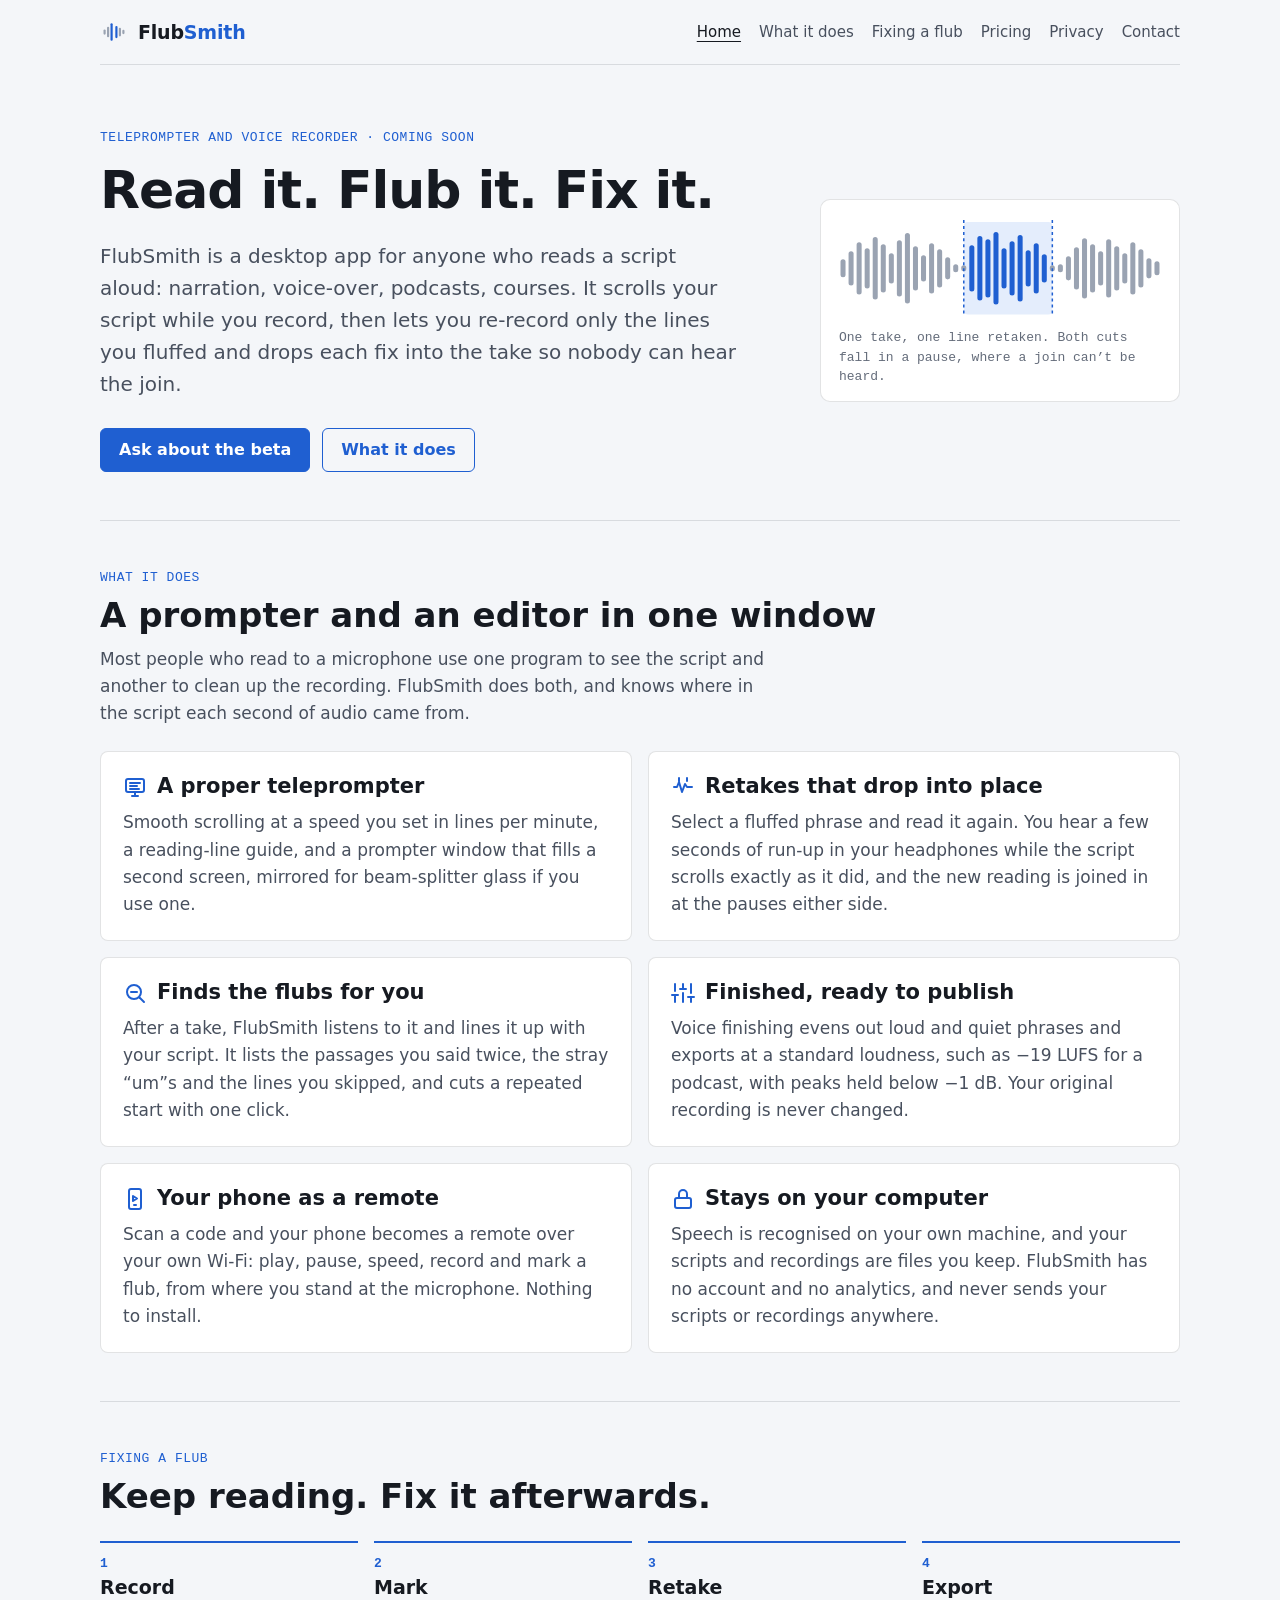
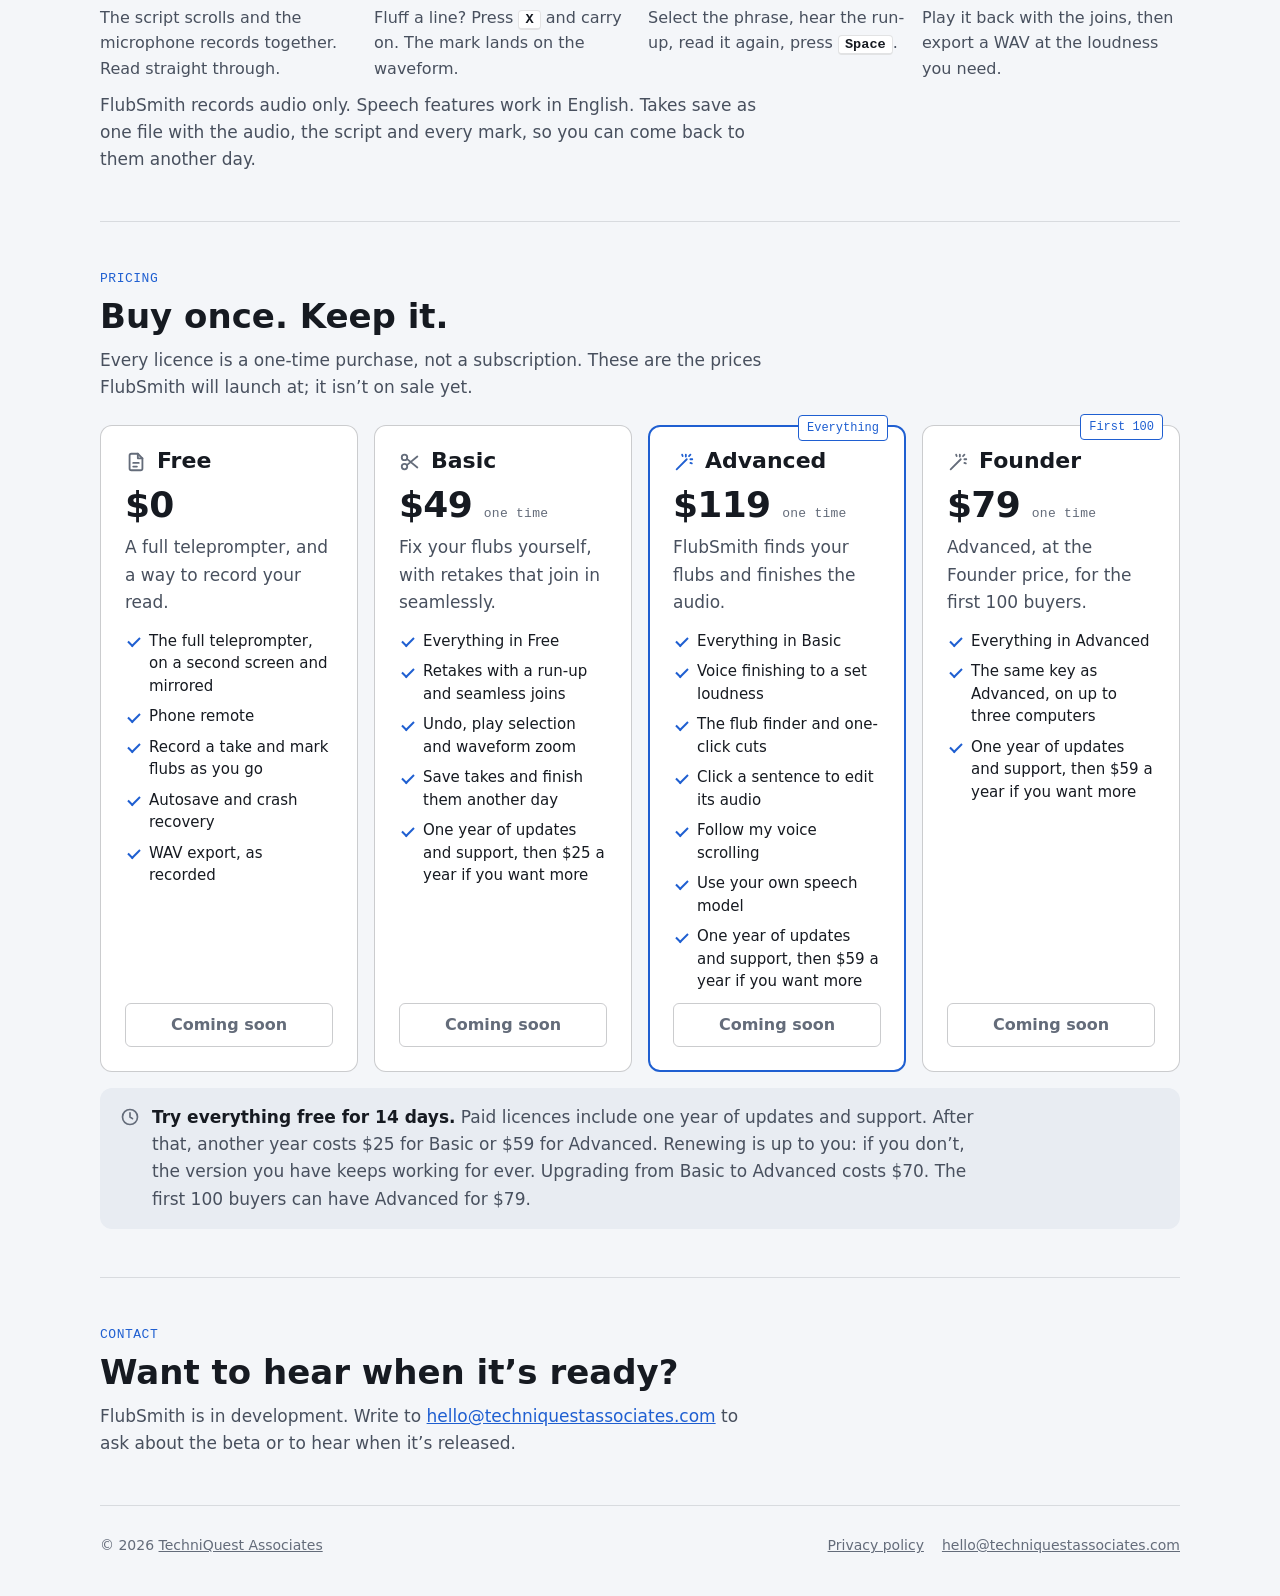
<file: index.html>
<!doctype html>
<html lang="en">
<head>
<meta charset="utf-8">
<meta name="viewport" content="width=device-width, initial-scale=1">
<title>FlubSmith: read your script, fix your flubs</title>
<meta name="description" content="FlubSmith is a desktop teleprompter and voice recorder. Read your script, re-record just the lines you fluffed, and export a clean take, without another program.">
<link rel="canonical" href="https://www.flubsmith.com/">
<link rel="icon" href="favicon.svg" type="image/svg+xml">
<link rel="stylesheet" href="site.css?v=8">
</head>
<body>
<svg width="0" height="0" style="position:absolute" aria-hidden="true">
  <defs>
    <g id="i-mark" class="mark"><g class="take"><rect x="4" y="13" width="2.5" height="6" rx="1.25"/><rect x="8" y="10" width="2.5" height="12" rx="1.25"/><rect x="21.5" y="11" width="2.5" height="10" rx="1.25"/><rect x="25.5" y="13.5" width="2.5" height="5" rx="1.25"/></g><g class="retake"><rect x="12" y="6" width="2.5" height="20" rx="1.25"/><rect x="17.5" y="9" width="2.5" height="14" rx="1.25"/></g></g>
    <g id="i-prompter" fill="none" stroke="currentColor" stroke-width="2" stroke-linecap="round" stroke-linejoin="round"><rect x="3" y="4" width="18" height="13" rx="2"/><path d="M7 8h10M7 11h7M7 14h9"/><path d="M9 21h6M12 17v4"/></g>
    <g id="i-retake" fill="none" stroke="currentColor" stroke-width="2" stroke-linecap="round" stroke-linejoin="round"><path d="M3 12h3l2-5 3 10 3-8 2 3h5"/><path d="M8 3v3M16 3v3"/></g>
    <g id="i-find" fill="none" stroke="currentColor" stroke-width="2" stroke-linecap="round" stroke-linejoin="round"><circle cx="11" cy="11" r="7"/><path d="M21 21l-4.5-4.5"/><path d="M8 11h6"/></g>
    <g id="i-level" fill="none" stroke="currentColor" stroke-width="2" stroke-linecap="round" stroke-linejoin="round"><path d="M4 21v-7M4 10V3M12 21v-9M12 8V3M20 21v-5M20 12V3"/><path d="M1 14h6M9 8h6M17 16h6"/></g>
    <g id="i-phone" fill="none" stroke="currentColor" stroke-width="2" stroke-linecap="round" stroke-linejoin="round"><rect x="6" y="2" width="12" height="20" rx="2"/><path d="M11 18h2"/><path d="M10 9l4 2.5-4 2.5z"/></g>
    <g id="i-script" fill="none" stroke="currentColor" stroke-width="2" stroke-linecap="round" stroke-linejoin="round"><path d="M14 3H7a2 2 0 0 0-2 2v14a2 2 0 0 0 2 2h10a2 2 0 0 0 2-2V8z"/><path d="M14 3v5h5"/><path d="M9 13h6M9 17h4"/></g>
    <g id="i-scissors" fill="none" stroke="currentColor" stroke-width="2" stroke-linecap="round" stroke-linejoin="round"><circle cx="6" cy="7" r="3"/><circle cx="6" cy="17" r="3"/><path d="M8.6 8.6L20 18M8.6 15.4L20 6"/></g>
    <g id="i-wand" fill="none" stroke="currentColor" stroke-width="2" stroke-linecap="round" stroke-linejoin="round"><path d="M4 20L15 9"/><path d="M14 4v2M19 9h2M17.5 5.5l1.5-1.5M10 4l.5 1.5M19 13l1.5.5"/></g>
    <g id="i-clock" fill="none" stroke="currentColor" stroke-width="2" stroke-linecap="round" stroke-linejoin="round"><circle cx="12" cy="12" r="9"/><path d="M12 7v5l3 2"/></g>
    <g id="i-lock"fill="none" stroke="currentColor" stroke-width="2" stroke-linecap="round" stroke-linejoin="round"><rect x="4" y="11" width="16" height="10" rx="2"/><path d="M8 11V7a4 4 0 0 1 8 0v4"/></g>
  </defs>
</svg>

<header class="wrap top">
  <a class="brand" href="./"><svg width="28" height="28" viewBox="0 0 32 32" aria-hidden="true"><use href="#i-mark"/></svg><span>Flub<span class="smith">Smith</span></span></a>
  <nav aria-label="Site">
    <a href="./" aria-current="page">Home</a>
    <a href="#what">What it does</a>
    <a href="#fix">Fixing a flub</a>
    <a href="#pricing">Pricing</a>
    <a href="privacy.html">Privacy</a>
    <a href="mailto:hello@techniquestassociates.com?subject=FlubSmith">Contact</a>
  </nav>
</header>

<main class="wrap">
  <section class="hero" aria-labelledby="hero-title">
    <div class="hero-text">
      <span class="eyebrow">Teleprompter and voice recorder · Coming soon</span>
      <h1 id="hero-title">Read it. Flub it. Fix it.</h1>
      <p class="lede">FlubSmith is a desktop app for anyone who reads a script aloud: narration, voice-over, podcasts, courses. It scrolls your script while you record, then lets you re-record only the lines you fluffed and drops each fix into the take so nobody can hear the join.</p>
      <div class="cta">
        <a class="btn" href="mailto:hello@techniquestassociates.com?subject=FlubSmith%20beta">Ask about the beta</a>
        <a class="btn quiet" href="#what">What it does</a>
      </div>
    </div>
    <figure class="take-figure">
      <svg width="320" height="100" viewBox="0 0 320 100" role="img" aria-label="A recorded take drawn as level bars, with one stretch in the middle re-recorded and joined in at the pauses either side.">
        <rect class="band" x="124" y="4" width="88" height="92" rx="4"/>
        <g class="bar"><rect x="1.5" y="41" width="5" height="18" rx="2.5"/><rect x="9.5" y="33" width="5" height="34" rx="2.5"/><rect x="17.5" y="24" width="5" height="52" rx="2.5"/><rect x="25.5" y="30" width="5" height="40" rx="2.5"/><rect x="33.5" y="19" width="5" height="62" rx="2.5"/><rect x="41.5" y="26" width="5" height="48" rx="2.5"/><rect x="49.5" y="35" width="5" height="30" rx="2.5"/><rect x="57.5" y="22" width="5" height="56" rx="2.5"/><rect x="65.5" y="15" width="5" height="70" rx="2.5"/><rect x="73.5" y="28" width="5" height="44" rx="2.5"/><rect x="81.5" y="37" width="5" height="26" rx="2.5"/><rect x="89.5" y="25" width="5" height="50" rx="2.5"/><rect x="97.5" y="31" width="5" height="38" rx="2.5"/><rect x="105.5" y="39" width="5" height="22" rx="2.5"/><rect x="113.5" y="46" width="5" height="8" rx="2.5"/><rect x="121.5" y="47" width="5" height="6" rx="2.5"/><rect x="209.5" y="47" width="5" height="6" rx="2.5"/><rect x="217.5" y="46" width="5" height="8" rx="2.5"/><rect x="225.5" y="38" width="5" height="24" rx="2.5"/><rect x="233.5" y="29" width="5" height="42" rx="2.5"/><rect x="241.5" y="20" width="5" height="60" rx="2.5"/><rect x="249.5" y="26" width="5" height="48" rx="2.5"/><rect x="257.5" y="33" width="5" height="34" rx="2.5"/><rect x="265.5" y="21" width="5" height="58" rx="2.5"/><rect x="273.5" y="28" width="5" height="44" rx="2.5"/><rect x="281.5" y="35" width="5" height="30" rx="2.5"/><rect x="289.5" y="24" width="5" height="52" rx="2.5"/><rect x="297.5" y="31" width="5" height="38" rx="2.5"/><rect x="305.5" y="40" width="5" height="20" rx="2.5"/><rect x="313.5" y="43" width="5" height="14" rx="2.5"/></g>
        <g class="fix"><rect x="129.5" y="27" width="5" height="46" rx="2.5"/><rect x="137.5" y="18" width="5" height="64" rx="2.5"/><rect x="145.5" y="21" width="5" height="58" rx="2.5"/><rect x="153.5" y="14" width="5" height="72" rx="2.5"/><rect x="161.5" y="30" width="5" height="40" rx="2.5"/><rect x="169.5" y="23" width="5" height="54" rx="2.5"/><rect x="177.5" y="17" width="5" height="66" rx="2.5"/><rect x="185.5" y="32" width="5" height="36" rx="2.5"/><rect x="193.5" y="25" width="5" height="50" rx="2.5"/><rect x="201.5" y="36" width="5" height="28" rx="2.5"/></g>
        <line class="cut" x1="124" y1="2" x2="124" y2="98"/>
        <line class="cut" x1="212" y1="2" x2="212" y2="98"/>
      </svg>
      <figcaption>One take, one line retaken. Both cuts fall in a pause, where a join can’t be heard.</figcaption>
    </figure>
  </section>

  <section class="section" id="what" aria-labelledby="what-title">
    <span class="eyebrow">What it does</span>
    <h2 id="what-title">A prompter and an editor in one window</h2>
    <p class="intro">Most people who read to a microphone use one program to see the script and another to clean up the recording. FlubSmith does both, and knows where in the script each second of audio came from.</p>
    <div class="cards">
      <article class="card">
        <h3><svg width="24" height="24" viewBox="0 0 24 24" aria-hidden="true"><use href="#i-prompter"/></svg>A proper teleprompter</h3>
        <p>Smooth scrolling at a speed you set in lines per minute, a reading-line guide, and a prompter window that fills a second screen, mirrored for beam-splitter glass if you use one.</p>
      </article>
      <article class="card">
        <h3><svg width="24" height="24" viewBox="0 0 24 24" aria-hidden="true"><use href="#i-retake"/></svg>Retakes that drop into place</h3>
        <p>Select a fluffed phrase and read it again. You hear a few seconds of run-up in your headphones while the script scrolls exactly as it did, and the new reading is joined in at the pauses either side.</p>
      </article>
      <article class="card">
        <h3><svg width="24" height="24" viewBox="0 0 24 24" aria-hidden="true"><use href="#i-find"/></svg>Finds the flubs for you</h3>
        <p>After a take, FlubSmith listens to it and lines it up with your script. It lists the passages you said twice, the stray “um”s and the lines you skipped, and cuts a repeated start with one click.</p>
      </article>
      <article class="card">
        <h3><svg width="24" height="24" viewBox="0 0 24 24" aria-hidden="true"><use href="#i-level"/></svg>Finished, ready to publish</h3>
        <p>Voice finishing evens out loud and quiet phrases and exports at a standard loudness, such as −19 LUFS for a podcast, with peaks held below −1 dB. Your original recording is never changed.</p>
      </article>
      <article class="card">
        <h3><svg width="24" height="24" viewBox="0 0 24 24" aria-hidden="true"><use href="#i-phone"/></svg>Your phone as a remote</h3>
        <p>Scan a code and your phone becomes a remote over your own Wi-Fi: play, pause, speed, record and mark a flub, from where you stand at the microphone. Nothing to install.</p>
      </article>
      <article class="card">
        <h3><svg width="24" height="24" viewBox="0 0 24 24" aria-hidden="true"><use href="#i-lock"/></svg>Stays on your computer</h3>
        <p>Speech is recognised on your own machine, and your scripts and recordings are files you keep. FlubSmith has no account and no analytics, and never sends your scripts or recordings anywhere.</p>
      </article>
    </div>
  </section>

  <section class="section" id="fix" aria-labelledby="fix-title">
    <span class="eyebrow">Fixing a flub</span>
    <h2 id="fix-title">Keep reading. Fix it afterwards.</h2>
    <ol class="steps">
      <li><h3>Record</h3><p>The script scrolls and the microphone records together. Read straight through.</p></li>
      <li><h3>Mark</h3><p>Fluff a line? Press <kbd>X</kbd> and carry on. The mark lands on the waveform.</p></li>
      <li><h3>Retake</h3><p>Select the phrase, hear the run-up, read it again, press <kbd>Space</kbd>.</p></li>
      <li><h3>Export</h3><p>Play it back with the joins, then export a WAV at the loudness you need.</p></li>
    </ol>
    <p class="intro">FlubSmith records audio only. Speech features work in English. Takes save as one file with the audio, the script and every mark, so you can come back to them another day.</p>
  </section>

  <section class="section" id="pricing" aria-labelledby="pricing-title">
    <span class="eyebrow">Pricing</span>
    <h2 id="pricing-title">Buy once. Keep it.</h2>
    <p class="intro">Every licence is a one-time purchase, not a subscription. These are the prices FlubSmith will launch at; it isn’t on sale yet.</p>
    <div class="plans">
      <article class="plan">
        <h3><svg width="24" height="24" viewBox="0 0 24 24" aria-hidden="true"><use href="#i-script"/></svg>Free</h3>
        <p class="price">$0</p>
        <p class="pitch">A full teleprompter, and a way to record your read.</p>
        <ul>
          <li>The full teleprompter, on a second screen and mirrored</li>
          <li>Phone remote</li>
          <li>Record a take and mark flubs as you go</li>
          <li>Autosave and crash recovery</li>
          <li>WAV export, as recorded</li>
        </ul>
        <a class="btn quiet" data-buy="free" aria-disabled="true">Coming soon</a>
      </article>
      <article class="plan">
        <h3><svg width="24" height="24" viewBox="0 0 24 24" aria-hidden="true"><use href="#i-scissors"/></svg>Basic</h3>
        <p class="price">$49 <span>one time</span></p>
        <p class="pitch">Fix your flubs yourself, with retakes that join in seamlessly.</p>
        <ul>
          <li>Everything in Free</li>
          <li>Retakes with a run-up and seamless joins</li>
          <li>Undo, play selection and waveform zoom</li>
          <li>Save takes and finish them another day</li>
          <li>One year of updates and support, then $25 a year if you want more</li>
        </ul>
        <a class="btn quiet" data-buy="basic" aria-disabled="true">Coming soon</a>
      </article>
      <article class="plan feat">
        <span class="tag">Everything</span>
        <h3><svg width="24" height="24" viewBox="0 0 24 24" aria-hidden="true"><use href="#i-wand"/></svg>Advanced</h3>
        <p class="price">$119 <span>one time</span></p>
        <p class="pitch">FlubSmith finds your flubs and finishes the audio.</p>
        <ul>
          <li>Everything in Basic</li>
          <li>Voice finishing to a set loudness</li>
          <li>The flub finder and one-click cuts</li>
          <li>Click a sentence to edit its audio</li>
          <li>Follow my voice scrolling</li>
          <li>Use your own speech model</li>
          <li>One year of updates and support, then $59 a year if you want more</li>
        </ul>
        <a class="btn" data-buy="advanced" aria-disabled="true">Coming soon</a>
      </article>
      <article class="plan" id="founder">
        <span class="tag">First 100</span>
        <h3><svg width="24" height="24" viewBox="0 0 24 24" aria-hidden="true"><use href="#i-wand"/></svg>Founder</h3>
        <p class="price">$79 <span>one time</span></p>
        <p class="pitch">Advanced, at the Founder price, for the first 100 buyers.</p>
        <ul>
          <li>Everything in Advanced</li>
          <li>The same key as Advanced, on up to three computers</li>
          <li>One year of updates and support, then $59 a year if you want more</li>
        </ul>
        <p class="left" id="founder-left" role="status" aria-live="polite" hidden></p>
        <a class="btn quiet" data-buy="founder" aria-disabled="true">Coming soon</a>
      </article>
    </div>
    <div class="trial">
      <svg width="24" height="24" viewBox="0 0 24 24" aria-hidden="true"><use href="#i-clock"/></svg>
      <p><strong>Try everything free for 14 days.</strong> Paid licences include one year of updates and support. After that, another year costs $25 for Basic or $59 for Advanced. Renewing is up to you: if you don’t, the version you have keeps working for ever. Upgrading from Basic to Advanced costs $70. The first 100 buyers can have Advanced for $79.</p>
    </div>
  </section>

  <section class="section" id="contact" aria-labelledby="contact-title">
    <span class="eyebrow">Contact</span>
    <h2 id="contact-title">Want to hear when it’s ready?</h2>
    <p class="intro">FlubSmith is in development. Write to <a href="mailto:hello@techniquestassociates.com?subject=FlubSmith">hello@techniquestassociates.com</a> to ask about the beta or to hear when it’s released.</p>
  </section>
</main>

<footer class="wrap site-foot">
  <span>&copy; 2026 <a href="https://techniquestassociates.com/">TechniQuest Associates</a></span>
  <nav aria-label="Footer"><a href="privacy.html">Privacy policy</a><a href="mailto:hello@techniquestassociates.com">hello@techniquestassociates.com</a></nav>
</footer>

<script>
/* STORE SETTINGS: the one place to open the store and set its links.
   open   false = not on sale: each card's button reads "Coming soon" and does
          nothing. true = on sale: each button whose link below is set goes to it.
   links  free: where to download FlubSmith. basic, advanced, founder: the Stripe
          Payment Links (https://buy.stripe.com/…), made as the techniquest-keys
          user manual, section 5, says, each redirecting after payment to
          https://www.flubsmith.com/thanks.html?session_id={CHECKOUT_SESSION_ID}
   Prices are written in the cards above. Renewals and upgrades are bought from
   the app (techniquest-keys ADR 041). */
const STORE = {
  open: false,
  links: { free: '', basic: '', advanced: '', founder: '' },
};
const BUY_LABELS = { free: 'Download free', basic: 'Buy Basic', advanced: 'Buy Advanced', founder: 'Buy Founder' };

(() => {
  for (const button of document.querySelectorAll('[data-buy]')) {
    const link = STORE.links[button.dataset.buy] || '';
    if (!STORE.open || !link.startsWith('https://')) continue;
    button.href = link;
    button.textContent = BUY_LABELS[button.dataset.buy];
    button.removeAttribute('aria-disabled');
  }
})();

// How many Founder licences are left, from the license key service
// (techniquest-keys, ADR 040). If it can't be reached, the card shows without a count.
(() => {
  const left = document.getElementById('founder-left');
  const button = document.querySelector('[data-buy="founder"]');
  fetch('https://keys.techniquestassociates.com/v1/offers?product=flubsmith', { cache: 'no-store' })
    .then((r) => (r.ok ? r.json() : null))
    .then((body) => {
      const f = body && body.founder;
      if (!f || !Number.isInteger(f.left) || !Number.isInteger(f.limit)) return;
      if (f.left <= 0) {
        left.textContent = 'Sold out';
        button.textContent = 'Sold out';
        button.removeAttribute('href');
        button.setAttribute('aria-disabled', 'true');
        button.setAttribute('role', 'link');
      } else {
        left.textContent = `${f.left} of ${f.limit} left`;
      }
      left.hidden = false;
    })
    .catch(() => {});
})();
</script>
</body>
</html>
</file>
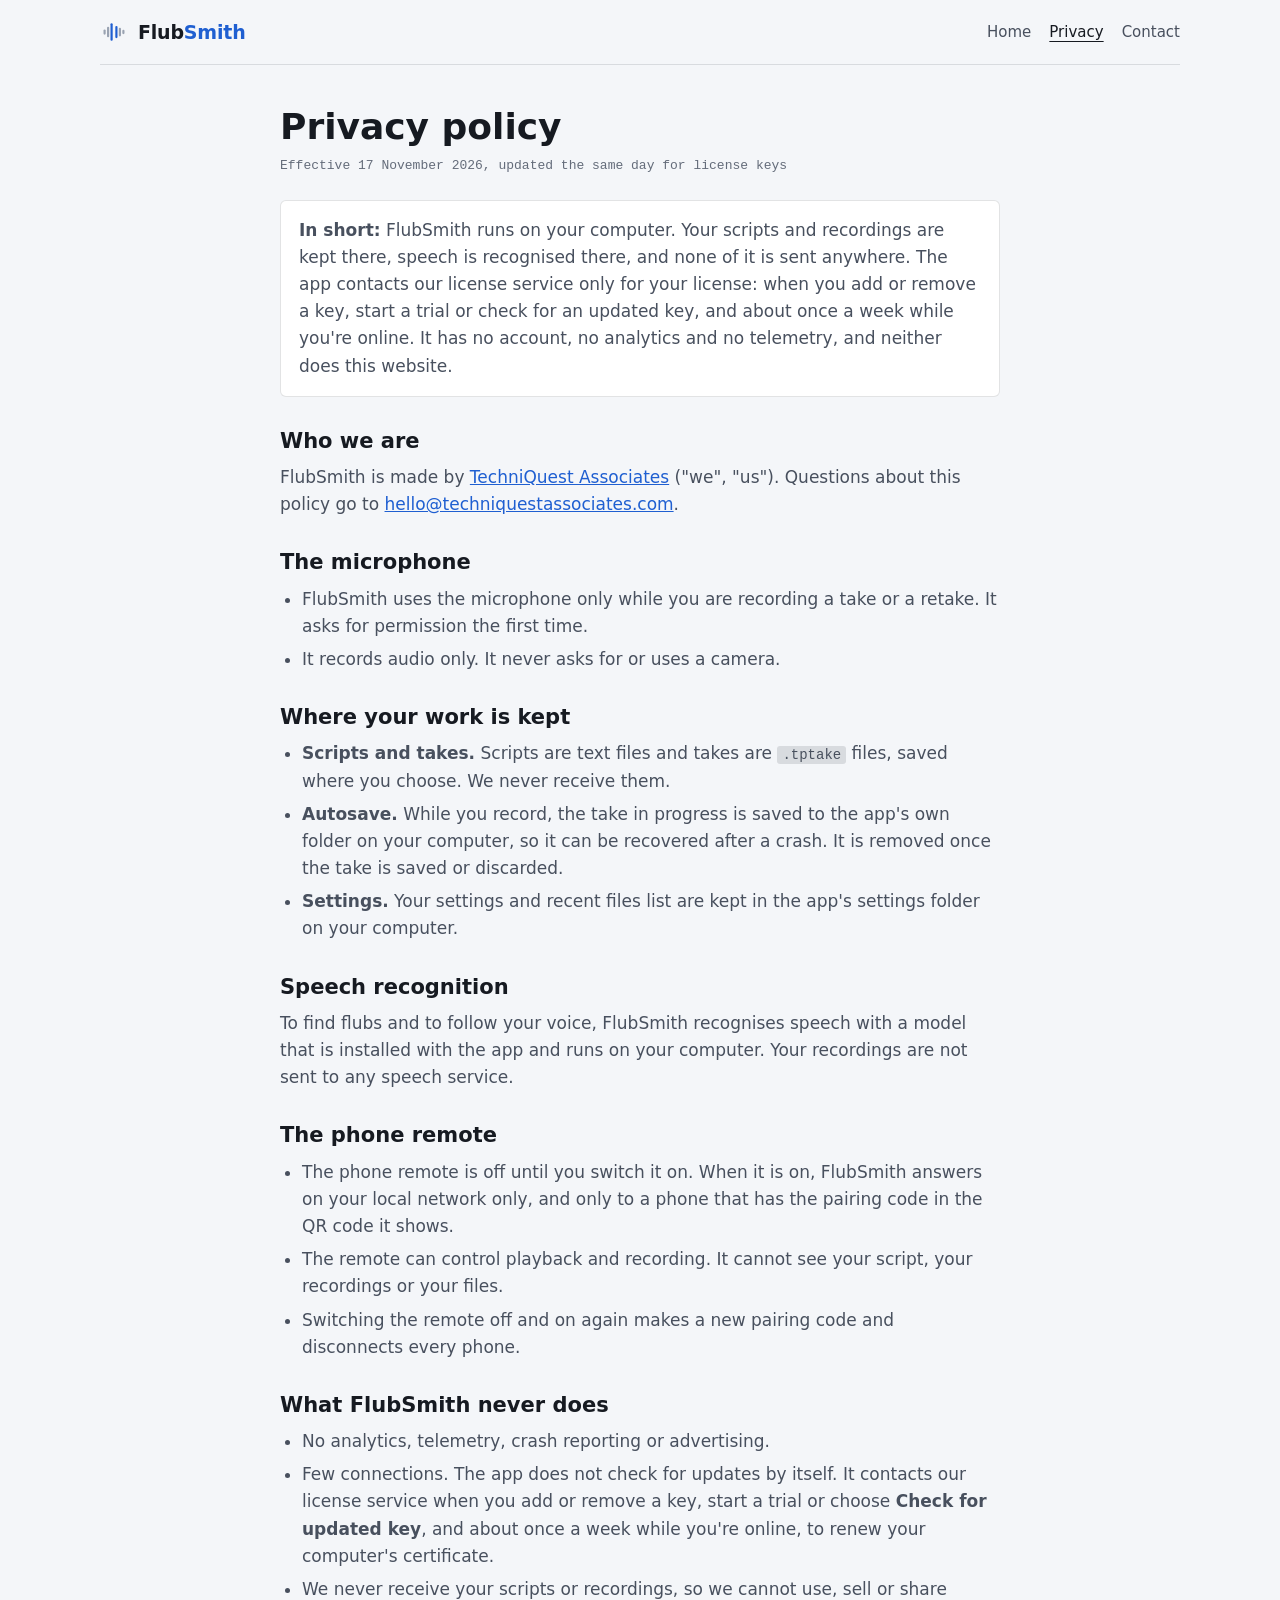
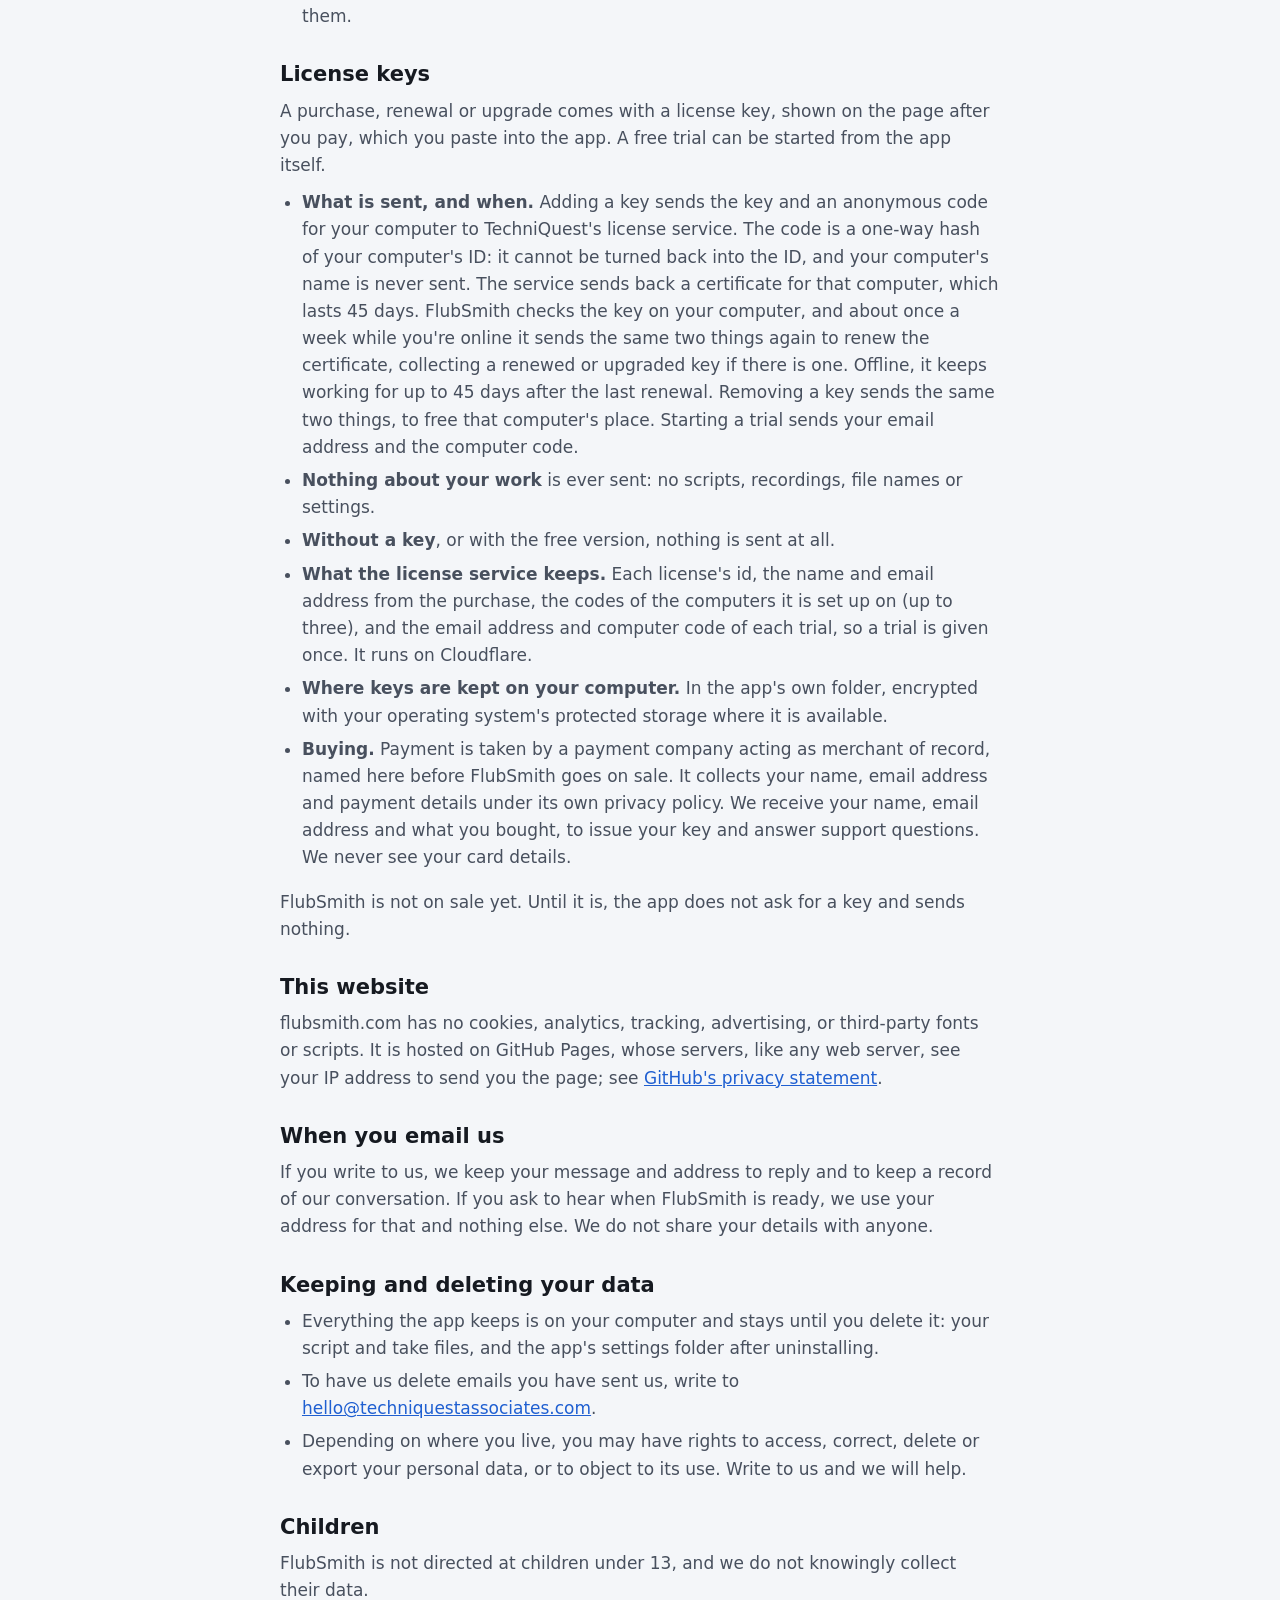
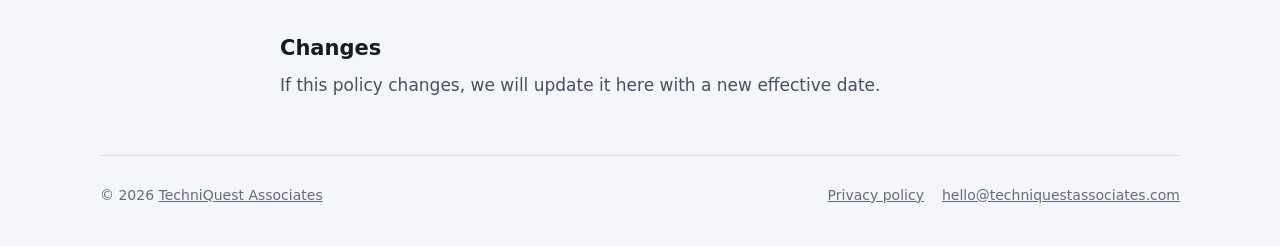
<file: privacy.html>
<!doctype html>
<html lang="en">
<head>
<meta charset="utf-8">
<meta name="viewport" content="width=device-width, initial-scale=1">
<title>Privacy policy · FlubSmith</title>
<meta name="description" content="FlubSmith keeps your scripts and recordings on your computer and recognises speech there. It contacts our license service only to add or check a license key, about once a week while online.">
<link rel="canonical" href="https://www.flubsmith.com/privacy.html">
<link rel="icon" href="favicon.svg" type="image/svg+xml">
<link rel="stylesheet" href="site.css?v=8">
</head>
<body>
<svg width="0" height="0" style="position:absolute" aria-hidden="true">
  <defs>
    <g id="i-mark" class="mark"><g class="take"><rect x="4" y="13" width="2.5" height="6" rx="1.25"/><rect x="8" y="10" width="2.5" height="12" rx="1.25"/><rect x="21.5" y="11" width="2.5" height="10" rx="1.25"/><rect x="25.5" y="13.5" width="2.5" height="5" rx="1.25"/></g><g class="retake"><rect x="12" y="6" width="2.5" height="20" rx="1.25"/><rect x="17.5" y="9" width="2.5" height="14" rx="1.25"/></g></g>
  </defs>
</svg>

<header class="wrap top">
  <a class="brand" href="./"><svg width="28" height="28" viewBox="0 0 32 32" aria-hidden="true"><use href="#i-mark"/></svg><span>Flub<span class="smith">Smith</span></span></a>
  <nav aria-label="Site">
    <a href="./">Home</a>
    <a href="privacy.html" aria-current="page">Privacy</a>
    <a href="mailto:hello@techniquestassociates.com?subject=FlubSmith">Contact</a>
  </nav>
</header>

<main class="wrap doc">
  <h1>Privacy policy</h1>
  <p class="updated">Effective 17 November 2026, updated the same day for license keys</p>

  <div class="summary">
    <p><strong>In short:</strong> FlubSmith runs on your computer. Your scripts and recordings are kept there, speech is recognised there, and none of it is sent anywhere. The app contacts our license service only for your license: when you add or remove a key, start a trial or check for an updated key, and about once a week while you're online. It has no account, no analytics and no telemetry, and neither does this website.</p>
  </div>

  <h2>Who we are</h2>
  <p>FlubSmith is made by <a href="https://techniquestassociates.com/">TechniQuest Associates</a> ("we", "us"). Questions about this policy go to <a href="mailto:hello@techniquestassociates.com?subject=FlubSmith%20privacy">hello@techniquestassociates.com</a>.</p>

  <h2>The microphone</h2>
  <ul>
    <li>FlubSmith uses the microphone only while you are recording a take or a retake. It asks for permission the first time.</li>
    <li>It records audio only. It never asks for or uses a camera.</li>
  </ul>

  <h2>Where your work is kept</h2>
  <ul>
    <li><strong>Scripts and takes.</strong> Scripts are text files and takes are <code>.tptake</code> files, saved where you choose. We never receive them.</li>
    <li><strong>Autosave.</strong> While you record, the take in progress is saved to the app's own folder on your computer, so it can be recovered after a crash. It is removed once the take is saved or discarded.</li>
    <li><strong>Settings.</strong> Your settings and recent files list are kept in the app's settings folder on your computer.</li>
  </ul>

  <h2>Speech recognition</h2>
  <p>To find flubs and to follow your voice, FlubSmith recognises speech with a model that is installed with the app and runs on your computer. Your recordings are not sent to any speech service.</p>

  <h2>The phone remote</h2>
  <ul>
    <li>The phone remote is off until you switch it on. When it is on, FlubSmith answers on your local network only, and only to a phone that has the pairing code in the QR code it shows.</li>
    <li>The remote can control playback and recording. It cannot see your script, your recordings or your files.</li>
    <li>Switching the remote off and on again makes a new pairing code and disconnects every phone.</li>
  </ul>

  <h2>What FlubSmith never does</h2>
  <ul>
    <li>No analytics, telemetry, crash reporting or advertising.</li>
    <li>Few connections. The app does not check for updates by itself. It contacts our license service when you add or remove a key, start a trial or choose <strong>Check for updated key</strong>, and about once a week while you're online, to renew your computer's certificate.</li>
    <li>We never receive your scripts or recordings, so we cannot use, sell or share them.</li>
  </ul>

  <h2>License keys</h2>
  <p>A purchase, renewal or upgrade comes with a license key, shown on the page after you pay, which you paste into the app. A free trial can be started from the app itself.</p>
  <ul>
    <li><strong>What is sent, and when.</strong> Adding a key sends the key and an anonymous code for your computer to TechniQuest's license service. The code is a one-way hash of your computer's ID: it cannot be turned back into the ID, and your computer's name is never sent. The service sends back a certificate for that computer, which lasts 45 days. FlubSmith checks the key on your computer, and about once a week while you're online it sends the same two things again to renew the certificate, collecting a renewed or upgraded key if there is one. Offline, it keeps working for up to 45 days after the last renewal. Removing a key sends the same two things, to free that computer's place. Starting a trial sends your email address and the computer code.</li>
    <li><strong>Nothing about your work</strong> is ever sent: no scripts, recordings, file names or settings.</li>
    <li><strong>Without a key</strong>, or with the free version, nothing is sent at all.</li>
    <li><strong>What the license service keeps.</strong> Each license's id, the name and email address from the purchase, the codes of the computers it is set up on (up to three), and the email address and computer code of each trial, so a trial is given once. It runs on Cloudflare.</li>
    <li><strong>Where keys are kept on your computer.</strong> In the app's own folder, encrypted with your operating system's protected storage where it is available.</li>
    <li><strong>Buying.</strong> Payment is taken by a payment company acting as merchant of record, named here before FlubSmith goes on sale. It collects your name, email address and payment details under its own privacy policy. We receive your name, email address and what you bought, to issue your key and answer support questions. We never see your card details.</li>
  </ul>
  <p>FlubSmith is not on sale yet. Until it is, the app does not ask for a key and sends nothing.</p>

  <h2>This website</h2>
  <p>flubsmith.com has no cookies, analytics, tracking, advertising, or third-party fonts or scripts. It is hosted on GitHub Pages, whose servers, like any web server, see your IP address to send you the page; see <a href="https://docs.github.com/en/site-policy/privacy-policies/github-general-privacy-statement">GitHub's privacy statement</a>.</p>

  <h2>When you email us</h2>
  <p>If you write to us, we keep your message and address to reply and to keep a record of our conversation. If you ask to hear when FlubSmith is ready, we use your address for that and nothing else. We do not share your details with anyone.</p>

  <h2>Keeping and deleting your data</h2>
  <ul>
    <li>Everything the app keeps is on your computer and stays until you delete it: your script and take files, and the app's settings folder after uninstalling.</li>
    <li>To have us delete emails you have sent us, write to <a href="mailto:hello@techniquestassociates.com">hello@techniquestassociates.com</a>.</li>
    <li>Depending on where you live, you may have rights to access, correct, delete or export your personal data, or to object to its use. Write to us and we will help.</li>
  </ul>

  <h2>Children</h2>
  <p>FlubSmith is not directed at children under 13, and we do not knowingly collect their data.</p>

  <h2>Changes</h2>
  <p>If this policy changes, we will update it here with a new effective date.</p>
</main>

<footer class="wrap site-foot">
  <span>&copy; 2026 <a href="https://techniquestassociates.com/">TechniQuest Associates</a></span>
  <nav aria-label="Footer"><a href="privacy.html">Privacy policy</a><a href="mailto:hello@techniquestassociates.com">hello@techniquestassociates.com</a></nav>
</footer>
</body>
</html>
</file>
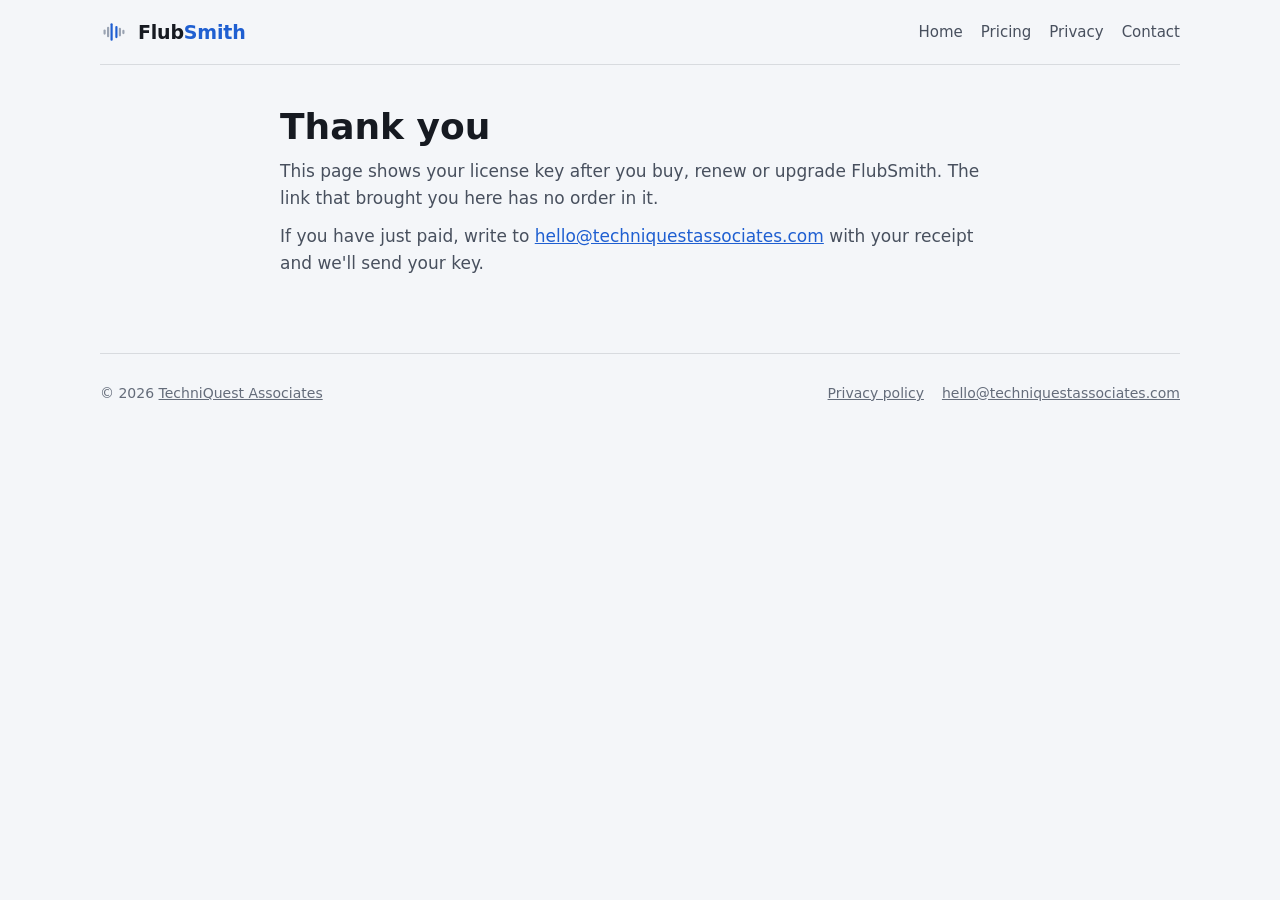
<file: thanks.html>
<!doctype html>
<html lang="en">
<head>
<meta charset="utf-8">
<meta name="viewport" content="width=device-width, initial-scale=1">
<title>Your license key · FlubSmith</title>
<meta name="description" content="Your FlubSmith license key, after you buy, renew or upgrade.">
<meta name="robots" content="noindex">
<meta name="referrer" content="no-referrer">
<link rel="icon" href="favicon.svg" type="image/svg+xml">
<link rel="stylesheet" href="site.css?v=8">
</head>
<!-- data-key-service: the license key service's address (techniquest-keys). It
     must match where the service is deployed, and the service's ALLOWED_ORIGINS
     must include https://www.flubsmith.com. -->
<body data-key-service="https://keys.techniquestassociates.com">
<svg width="0" height="0" style="position:absolute" aria-hidden="true">
  <defs>
    <g id="i-mark" class="mark"><g class="take"><rect x="4" y="13" width="2.5" height="6" rx="1.25"/><rect x="8" y="10" width="2.5" height="12" rx="1.25"/><rect x="21.5" y="11" width="2.5" height="10" rx="1.25"/><rect x="25.5" y="13.5" width="2.5" height="5" rx="1.25"/></g><g class="retake"><rect x="12" y="6" width="2.5" height="20" rx="1.25"/><rect x="17.5" y="9" width="2.5" height="14" rx="1.25"/></g></g>
  </defs>
</svg>

<header class="wrap top">
  <a class="brand" href="./"><svg width="28" height="28" viewBox="0 0 32 32" aria-hidden="true"><use href="#i-mark"/></svg><span>Flub<span class="smith">Smith</span></span></a>
  <nav aria-label="Site">
    <a href="./">Home</a>
    <a href="./#pricing">Pricing</a>
    <a href="privacy.html">Privacy</a>
    <a href="mailto:hello@techniquestassociates.com?subject=FlubSmith%20license">Contact</a>
  </nav>
</header>

<main class="wrap doc thanks">
  <h1>Thank you</h1>

  <p class="key-status" id="status" role="status" aria-live="polite">Getting your license key…</p>

  <section id="missing" hidden>
    <p>This page shows your license key after you buy, renew or upgrade FlubSmith. The link that brought you here has no order in it.</p>
    <p>If you have just paid, write to <a href="mailto:hello@techniquestassociates.com?subject=FlubSmith%20license">hello@techniquestassociates.com</a> with your receipt and we'll send your key.</p>
  </section>

  <section id="licenses" hidden aria-label="Your license keys"></section>

  <section id="help" hidden>
    <h2>Adding the key to FlubSmith</h2>
    <ol class="key-steps">
      <li>Open FlubSmith.</li>
      <li>In the settings panel on the right, find <strong>License</strong>.</li>
      <li>Paste the key into <strong>Add a license key</strong> and choose <strong>Add key</strong>.</li>
    </ol>
    <p>A key works on up to three of your computers. To move it to another, choose <strong>Remove</strong> beside it on the old one first.</p>
    <div class="summary">
      <p><strong>Save this key now,</strong> for example in a password manager. If you lose it, write to <a href="mailto:hello@techniquestassociates.com?subject=FlubSmith%20license">hello@techniquestassociates.com</a> with your license ID or your receipt and we'll send it again.</p>
    </div>
  </section>

  <section id="renewal-help" hidden>
    <h2>Getting your updated key</h2>
    <p>For your security, a renewed or upgraded key is not shown here. Your copy of FlubSmith collects it, using the key it already has:</p>
    <ol class="key-steps">
      <li>Open FlubSmith on a computer where your license is already set up.</li>
      <li>In the settings panel on the right, find <strong>License</strong>.</li>
      <li>Choose <strong>Check for updated key</strong>.</li>
    </ol>
    <p>Do this on each of your computers. It doesn't use up another computer. If your license isn't set up anywhere just now, write to <a href="mailto:hello@techniquestassociates.com?subject=FlubSmith%20renewal">hello@techniquestassociates.com</a> with your license ID and receipt.</p>
  </section>
</main>

<footer class="wrap site-foot">
  <span>&copy; 2026 <a href="https://techniquestassociates.com/">TechniQuest Associates</a></span>
  <nav aria-label="Footer"><a href="privacy.html">Privacy policy</a><a href="mailto:hello@techniquestassociates.com">hello@techniquestassociates.com</a></nav>
</footer>

<script>
(() => {
  const params = new URLSearchParams(location.search);
  const local = ['localhost', '127.0.0.1'].includes(location.hostname);
  // Only a copy served from this computer may point at another service, for testing.
  const service = (local && params.get('service')) || document.body.dataset.keyService;
  const session = params.get('session_id') || '';
  const status = document.getElementById('status');
  const list = document.getElementById('licenses');

  const TIERS = { basic: 'Basic', advanced: 'Advanced' };
  // Stripe's notification can take a few seconds to reach the key service.
  const WAIT_MS = 2000;
  const GIVE_UP_AFTER = 30;

  function say(text) {
    status.textContent = text;
    status.hidden = !text;
  }

  function copyButton(textarea) {
    const button = document.createElement('button');
    button.type = 'button';
    button.className = 'btn';
    button.textContent = 'Copy key';
    button.addEventListener('click', async () => {
      try {
        await navigator.clipboard.writeText(textarea.value);
        button.textContent = 'Copied';
      } catch {
        textarea.focus();
        textarea.select();
        button.textContent = 'Press Ctrl+C to copy';
      }
      setTimeout(() => { button.textContent = 'Copy key'; }, 2500);
    });
    return button;
  }

  const APPLIED = { renewal: 'Renewal applied', upgrade: 'Upgrade applied' };

  function show(licenses) {
    list.replaceChildren();
    let keys = 0;
    let applied = 0;
    licenses.forEach((license, i) => {
      const card = document.createElement('article');
      card.className = 'key-card';
      const title = document.createElement('h2');
      title.textContent = `${license.product} ${TIERS[license.tier] || ''}`.trim();
      const id = document.createElement('p');
      id.className = 'key-id';
      id.textContent = `License ID ${license.id}`;
      // A renewal or upgrade comes without a key: the app collects it.
      if (typeof license.key !== 'string') {
        const note = document.createElement('p');
        note.textContent = `${APPLIED[license.bought] || 'Applied'} to this license.`;
        card.append(title, id, note);
        list.append(card);
        applied++;
        return;
      }
      keys++;
      const label = document.createElement('label');
      label.className = 'key-label';
      label.htmlFor = `key-${i}`;
      label.textContent = 'Your license key';
      const text = document.createElement('textarea');
      text.id = `key-${i}`;
      text.className = 'key-text';
      text.readOnly = true;
      text.rows = 4;
      text.spellcheck = false;
      text.value = license.key;
      text.addEventListener('focus', () => text.select());
      card.append(title, id, label, text, copyButton(text));
      list.append(card);
    });
    list.hidden = false;
    document.getElementById('help').hidden = keys === 0;
    document.getElementById('renewal-help').hidden = applied === 0;
    say(
      keys > 1
        ? 'Here are your license keys.'
        : keys === 1
          ? 'Here is your license key.'
          : 'Your payment went through and has been applied to your license.',
    );
  }

  async function fetchKeys(attempt) {
    let response;
    try {
      response = await fetch(
        `${service}/v1/order?session_id=${encodeURIComponent(session)}`,
        { cache: 'no-store' },
      );
    } catch {
      response = null;
    }
    if (response && response.ok) {
      const body = await response.json().catch(() => null);
      if (body && Array.isArray(body.licenses) && body.licenses.length) return show(body.licenses);
    }
    const pending = response && response.status === 404;
    if ((pending || !response) && attempt < GIVE_UP_AFTER) {
      say(attempt < 3 ? 'Getting your license key…' : 'Your payment went through. Your key is on its way…');
      return setTimeout(() => fetchKeys(attempt + 1), WAIT_MS);
    }
    say(
      'Your payment went through, but your key could not be shown just now. ' +
        'Refresh this page in a few minutes, or write to hello@techniquestassociates.com ' +
        'with your receipt and we will send it.',
    );
  }

  if (!/^cs_[A-Za-z0-9_]+$/.test(session)) {
    say('');
    document.getElementById('missing').hidden = false;
  } else {
    fetchKeys(0);
  }
})();
</script>
</body>
</html>
</file>
<file: site.css>
/* flubsmith.com: one page about FlubSmith, a privacy page and a page-not-found page.
   System fonts, no trackers, light and dark. Laid out like the other TechniQuest sites,
   in FlubSmith's own colours: cool slate and the blue of a retake. */
:root {
  --paper: #f4f6f9;
  --surface: #ffffff;
  --ink: #161a21;
  --ink-2: #48505e;
  --ink-3: #646c7a;
  --rule: rgba(22, 26, 33, 0.12);
  --accent: #1f5fd1;
  --accent-soft: #e4edfc;
  --wave: #9aa3b2;
  --rule-strong: rgba(22, 26, 33, 0.22);
  --shade: #e8ecf2;
  --font-display: "Segoe UI Variable Display", "Segoe UI", system-ui, -apple-system, "Helvetica Neue", sans-serif;
  --font-body: "Segoe UI Variable Text", "Segoe UI", system-ui, -apple-system, "Helvetica Neue", sans-serif;
  --font-mono: ui-monospace, "Cascadia Mono", "SF Mono", Consolas, monospace;
}
@media (prefers-color-scheme: dark) {
  :root:not([data-theme="light"]) {
    --paper: #16181d; --surface: #1e2128; --ink: #e6e8ec; --ink-2: #bcc2cc; --ink-3: #9aa1ae;
    --rule: rgba(255, 255, 255, 0.12); --accent: #6ea4fa; --accent-soft: #1a2a45; --wave: #5c6372; --rule-strong: rgba(255, 255, 255, 0.22); --shade: #22262e;
    color-scheme: dark;
  }
}
:root[data-theme="dark"] {
  --paper: #16181d; --surface: #1e2128; --ink: #e6e8ec; --ink-2: #bcc2cc; --ink-3: #9aa1ae;
  --rule: rgba(255, 255, 255, 0.12); --accent: #6ea4fa; --accent-soft: #1a2a45; --wave: #5c6372; --rule-strong: rgba(255, 255, 255, 0.22); --shade: #22262e;
  color-scheme: dark;
}

* { box-sizing: border-box; }
body { background: var(--paper); color: var(--ink); font: 17px/1.6 var(--font-body); margin: 0; }
h1, h2, h3 { font-family: var(--font-display); line-height: 1.2; margin: 0; text-wrap: balance; }
p { margin: 0; }
a { color: var(--accent); }
a:focus-visible { outline: 2px solid var(--accent); outline-offset: 2px; border-radius: 2px; }
kbd { font: 600 0.85em var(--font-mono); padding: 1px 6px; border: 1px solid var(--rule); border-bottom-width: 2px; border-radius: 4px; background: var(--surface); color: var(--ink); }

.wrap { width: min(1080px, 100% - 32px); margin-inline: auto; }

/* ---------- Header ---------- */
.top { display: flex; align-items: center; justify-content: space-between; flex-wrap: wrap; gap: 12px 16px; padding-block: 18px; border-bottom: 1px solid var(--rule); }
.brand { display: flex; align-items: center; gap: 10px; font: 700 19px/1 var(--font-display); color: var(--ink); text-decoration: none; letter-spacing: -0.01em; }
.brand .smith { color: var(--accent); }
.brand svg { width: 28px; height: 28px; flex: none; }
.top nav { display: flex; flex-wrap: wrap; gap: 4px 18px; font-size: 15px; }
.top nav a { color: var(--ink-2); text-decoration: none; }
.top nav a:hover, .top nav a[aria-current="page"] { color: var(--ink); text-decoration: underline; text-underline-offset: 4px; }

/* The mark: a take drawn as level bars, the re-recorded flub in the middle in blue. */
.mark .take { fill: var(--wave); }
.mark .retake { fill: var(--accent); }

/* ---------- Hero ---------- */
.hero { padding-block: 64px 48px; display: grid; grid-template-columns: minmax(0, 1fr) minmax(0, 360px); gap: 40px; align-items: center; }
.hero-text { max-width: 44rem; min-width: 0; }
.eyebrow { display: block; font: 500 13px/1.4 var(--font-mono); letter-spacing: 0.04em; text-transform: uppercase; color: var(--accent); }
.hero h1 { font-size: clamp(34px, 5vw, 52px); font-weight: 700; letter-spacing: -0.02em; margin-top: 12px; }
.lede { font-size: 20px; color: var(--ink-2); margin-top: 18px; max-width: 40rem; }
.cta { margin-top: 28px; display: flex; flex-wrap: wrap; gap: 12px; }
.btn { display: inline-block; font: 600 16px/1 var(--font-body); padding: 13px 18px; border: 1px solid var(--accent); border-radius: 6px; background: var(--accent); color: var(--surface); text-decoration: none; }
.btn.quiet { background: transparent; color: var(--accent); border: 1px solid var(--accent); }

/* A take with one flub fixed: the waveform, the cut either side at a pause, and the
   retake dropped into place. */
.take-figure { margin: 0; background: var(--surface); border: 1px solid var(--rule); border-radius: 10px; padding: 18px 18px 14px; }
.take-figure svg { display: block; width: 100%; height: auto; }
.take-figure .bar { fill: var(--wave); }
.take-figure .fix { fill: var(--accent); }
.take-figure .cut { stroke: var(--accent); stroke-width: 1.5; stroke-dasharray: 3 3; }
.take-figure .band { fill: var(--accent-soft); }
.take-figure figcaption { margin-top: 10px; font: 13px/1.5 var(--font-mono); color: var(--ink-3); }

/* ---------- Sections ---------- */
.section { border-top: 1px solid var(--rule); padding-block: 48px; }
.section > h2 { font-size: clamp(26px, 3.2vw, 34px); font-weight: 700; margin-top: 8px; }
.section > p.intro { color: var(--ink-2); margin-top: 10px; max-width: 42rem; }
.cards { margin-top: 24px; display: grid; gap: 16px; grid-template-columns: repeat(2, minmax(0, 1fr)); }
.card { background: var(--surface); border: 1px solid var(--rule); border-radius: 8px; padding: 22px; display: grid; gap: 10px; align-content: start; }
.card h3 { font-size: 21px; font-weight: 700; display: flex; align-items: center; gap: 10px; }
.card h3 svg { width: 24px; height: 24px; color: var(--accent); flex: none; }
.card p { color: var(--ink-2); }

/* The four steps of fixing a flub: a real sequence, so it is numbered. */
.steps { margin: 24px 0 0; padding: 0; list-style: none; counter-reset: step; display: grid; gap: 16px; grid-template-columns: repeat(4, minmax(0, 1fr)); }
.steps li { counter-increment: step; border-top: 2px solid var(--accent); padding-top: 14px; display: grid; gap: 6px; align-content: start; }
.steps li::before { content: counter(step); font: 600 13px/1 var(--font-mono); color: var(--accent); }
.steps h3 { font-size: 19px; font-weight: 700; }
.steps p { color: var(--ink-2); font-size: 16px; }

/* ---------- Pricing ---------- */
/* Each tier in its own clearly outlined box, an icon beside its name, and the trial
   note in a shaded box underneath. */
.plans { margin-top: 24px; display: grid; gap: 16px; grid-template-columns: repeat(4, minmax(0, 1fr)); align-items: stretch; }
@media (max-width: 1040px) { .plans { grid-template-columns: repeat(2, minmax(0, 1fr)); } }
.plan { position: relative; background: var(--surface); border: 1px solid var(--rule-strong); border-radius: 12px; padding: 22px 24px 24px; display: flex; flex-direction: column; gap: 10px; transition: border-color 0.15s ease, background-color 0.15s ease; }
/* A light highlight on hover; the button is what to click. Each button sits at the foot of its box, level with the others. */
.plan:hover { border-color: var(--accent); }
.plan .btn { margin-top: auto; text-align: center; }
.btn.quiet:hover { background: var(--accent-soft); }
.btn[aria-disabled="true"] { background: transparent; color: var(--ink-3); border-color: var(--rule-strong); cursor: default; pointer-events: none; }
@media (prefers-reduced-motion: reduce) { .plan { transition: none; } }
.plan.feat { border: 2px solid var(--accent); padding: 21px 23px 23px; }
.plan .tag { position: absolute; top: -12px; right: 16px; background: var(--surface); border: 1px solid var(--accent); }
.plan h3 { font-size: 22px; font-weight: 700; display: flex; align-items: center; gap: 10px; }
.plan h3 svg { width: 22px; height: 22px; color: var(--ink-3); flex: none; }
.plan.feat h3 svg { color: var(--accent); }
.plan .price { font: 700 36px/1.1 var(--font-display); letter-spacing: -0.02em; font-variant-numeric: tabular-nums; }
.plan .price span { font: 500 13px/1 var(--font-mono); letter-spacing: 0.02em; color: var(--ink-3); }
.plan .pitch { color: var(--ink-2); }
.plan .left { font: 500 14px/1.4 var(--font-mono); color: var(--accent); }
.plan ul { margin: 4px 0 0; padding: 0; list-style: none; display: grid; gap: 8px; font-size: 15px; line-height: 1.5; color: var(--ink); }
.plan li { padding-left: 24px; position: relative; }
.plan li::before { content: ""; position: absolute; left: 3px; top: 0.5em; width: 10px; height: 5px; border-left: 2px solid var(--accent); border-bottom: 2px solid var(--accent); transform: rotate(-45deg); }
.tag { justify-self: start; font: 500 12px/1 var(--font-mono); padding: 6px 8px; border-radius: 4px; background: var(--accent-soft); color: var(--accent); }
.trial { margin-top: 16px; background: var(--shade); border-radius: 12px; padding: 16px 20px; display: flex; gap: 12px; align-items: flex-start; }
.trial svg { width: 20px; height: 20px; color: var(--ink-3); flex: none; margin-top: 3px; }
.trial p { color: var(--ink-2); max-width: 52rem; }
.trial strong { color: var(--ink); }

/* ---------- Thank-you page: the license keys after checkout ---------- */
.thanks .key-status { margin-top: 12px; font-size: 18px; color: var(--ink); }
.thanks h2 { font-size: 21px; font-weight: 700; margin-top: 32px; }
#licenses { display: grid; gap: 16px; margin-top: 20px; }
.key-card { background: var(--surface); border: 1px solid var(--rule-strong); border-radius: 12px; padding: 20px 22px; display: grid; gap: 10px; }
.key-card h2 { margin-top: 0; }
.key-id { font: 500 14px/1.4 var(--font-mono); color: var(--ink-2); }
.key-label { font-size: 14px; color: var(--ink-3); }
.key-text { width: 100%; min-width: 0; resize: none; font: 13px/1.5 var(--font-mono); color: var(--ink); background: var(--paper); border: 1px solid var(--rule-strong); border-radius: 6px; padding: 10px 12px; overflow-wrap: anywhere; word-break: break-all; }
.key-text:focus { outline: 2px solid var(--accent); outline-offset: 1px; }
.key-card .btn { justify-self: start; cursor: pointer; }
.key-steps { padding-left: 22px; display: grid; gap: 6px; }

/* ---------- Footer ---------- */
.site-foot { border-top: 1px solid var(--rule); padding-block: 28px 40px; display: flex; flex-wrap: wrap; justify-content: space-between; gap: 12px 24px; font-size: 14px; color: var(--ink-3); }
.site-foot nav { display: flex; flex-wrap: wrap; gap: 4px 18px; }
.site-foot a { color: var(--ink-3); overflow-wrap: anywhere; }

/* ---------- Policy pages ---------- */
.doc { max-width: 720px; padding-block: 40px 56px; }
.doc h1 { font-size: 36px; font-weight: 700; }
.doc h2 { font-size: 21px; font-weight: 700; margin-top: 32px; }
.doc p, .doc ul { margin-top: 10px; color: var(--ink-2); }
.doc ul { padding-left: 22px; display: grid; gap: 6px; }
.doc .updated { font: 13px/1.5 var(--font-mono); color: var(--ink-3); margin-top: 8px; }
.doc .summary { margin-top: 24px; background: var(--surface); border: 1px solid var(--rule); border-radius: 6px; padding: 16px 18px; }
.doc .summary p { margin-top: 0; }
.doc code { font: 14px var(--font-mono); background: var(--rule); padding: 1px 5px; border-radius: 3px; overflow-wrap: anywhere; }

@media (max-width: 900px) {
  .hero { grid-template-columns: minmax(0, 1fr); }
  .take-figure { max-width: 420px; }
  .steps { grid-template-columns: repeat(2, minmax(0, 1fr)); }
  .plans { grid-template-columns: minmax(0, 1fr); max-width: 520px; }
}
@media (max-width: 640px) {
  .hero { padding-block: 40px 32px; }
  .cards, .steps { grid-template-columns: minmax(0, 1fr); }
}
</file>
